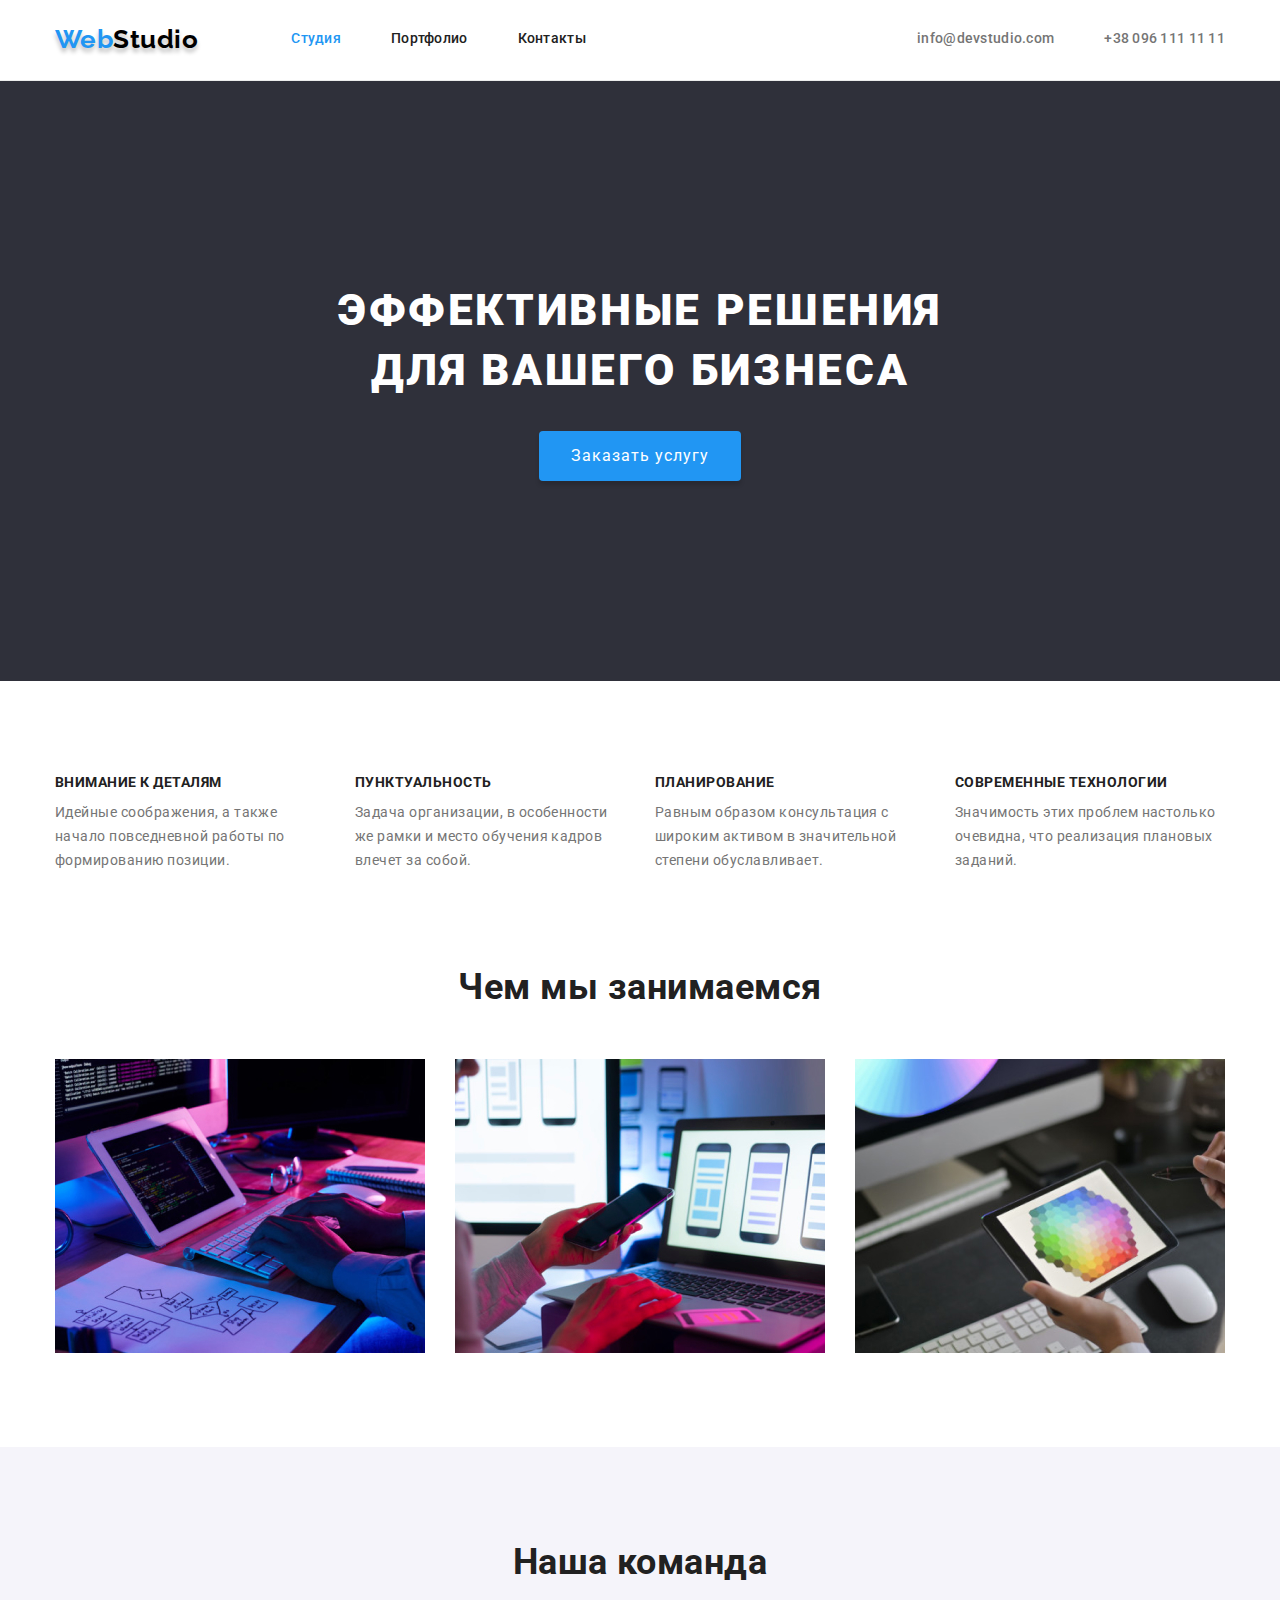
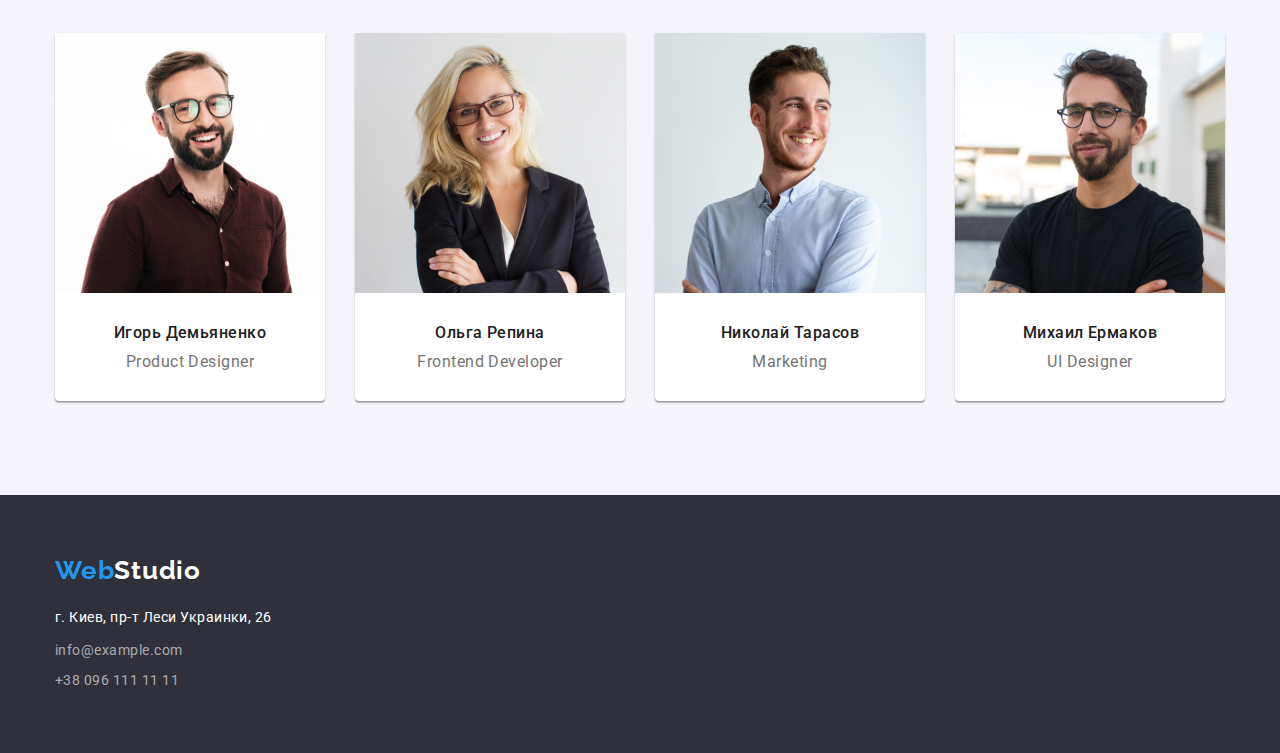
<file: index.html>
<!DOCTYPE html>
<html lang="ru">
  <head>
    <meta charset="UTF-8">
    <meta name="viewport" content="width=device-width, initial-scale=1.0">
    <title>Сайт</title>
    <link rel="stylesheet" href="https://cdnjs.cloudflare.com/ajax/libs/modern-normalize/1.0.0/modern-normalize.min.css">
    <link rel="preconnect" href="https://fonts.gstatic.com">
    <link href="https://fonts.googleapis.com/css2?family=Raleway:wght@700&family=Roboto:wght@400;500;700;900&display=swap" rel="stylesheet">
    <link rel="stylesheet" href="./css/style.css">
  </head>

  <body>

      <!-- Шапка сайта -->
    <header>
      <div class="container header">
        <nav class="nav"> 
          <a class="logo-nav" lang="en" href="./index.html"><span class="logo-web">Web</span>Studio</a>
          <ul class="nav-list list">
            <li><a class="nav-link current" href="./index.html">Студия</a></li>
            <li><a class="nav-link" href="./portfolio.html" >Портфолио</a></li>
            <li><a class="nav-link" href="#">Контакты</a></li>
          </ul>
        </nav>
        <a class="contacts-header mail" href="mailto:info@devstudio.com">info@devstudio.com</a>
        <a class="contacts-header tel" href="tel:+380961111111">+38 096 111 11 11</a>
      </div>
    </header>

    <main>
        <!-- Герой -->
      <section class="hero">
        <div class="container">
          <h1 class="hero-title">Эффективные решения для вашего бизнеса</h1>
          <button class="hero-button" type="button">Заказать услугу</button>
        </div>
      </section>

        <!-- Особенности -->
      <section class="features">
        <div class="container">
          <h2 class="visually-hidden">Особенности</h2>
          <ul class="list features-list">
            <li>
              <h3 class="features-title">Внимание к деталям</h3>
              <p class="features-text">Идейные соображения, а также начало повседневной работы по формированию позиции.</p>
            </li>
            <li>
              <h3 class="features-title">Пунктуальность</h3>
              <p class="features-text">Задача организации, в особенности же рамки и место обучения кадров влечет за собой.</p>
            </li>
            <li>
              <h3 class="features-title">Планирование</h3>
              <p class="features-text">Равным образом консультация с широким активом в значительной степени обуславливает.</p>
            </li>
            <li>
              <h3 class="features-title">Современные технологии</h3>
              <p class="features-text">Значимость этих проблем настолько очевидна, что реализация плановых заданий.</p>
            </li>
          </ul>
        </div>
      </section>

        <!-- Чем мы занимаемся -->
      <section class="work-section">
        <div class="container">
          <h2 class="work-title">Чем мы занимаемся</h2>
          <ul class="list">
            <li><img src="./images/typing1.jpg" 
              alt="Человек пишет код на компьютере за робочим столом"
              width="370"/>
            </li>
            <li><img src="./images/typing2.jpg" 
              alt="Человек за компьютером разробатывает макеты сайта для отображения на телефоне"
              width="370"/>
            </li>
            <li><img src="./images/typing3.jpg"
              alt="Человек работает с цветовой гаммой для графического дизайна на планшете"
              width="370"/>
            </li>
          </ul>
        </div>
      </section>

        <!-- Наша команда -->
      <section class="team">
        <div class="container">
          <h2 class="team-title">Наша команда</h2>
          <ul class="list">
            <li>
              <img src="./images/portrait1.jpg" alt="Портрет Игоря Демьяненко" width="270"/>
              <div class="team-list">
                <h3 class="team-name">Игорь Демьяненко</h3>
                <p  class="team-description" lang="en">Product Designer</p>
              </div>
            </li>
            <li>
              <img src="./images/portrait2.jpg" alt="Портрет Ольги Репиноой" width="270"/>
              <div class="team-list">
                <h3 class="team-name">Ольга Репина</h3>
                <p class="team-description" lang="en">Frontend Developer</p>
              </div>
            </li>
            <li>
              <img src="./images/portrait3.jpg" alt="Портрет Николая Тарасова" width="270"/>
              <div class="team-list">
                <h3 class="team-name">Николай Тарасов</h3>
                <p class="team-description" lang="en">Marketing</p>
              </div>
            </li>
            <li>
              <img src="./images/portrait4.jpg" alt="Портрет Михаила Ермакова" width="270"/>
              <div class="team-list">
                <h3 class="team-name">Михаил Ермаков</h3>
                <p class="team-description" lang="en">UI Designer</p>
              </div>
            </li>
          </ul>
        </div>
      </section>
    </main>

      <!-- Футер -->
    <footer class="footer">
      <div class="container">
        <a class="logo-footer" lang="en" href="./index.html"><span class="logo-web">Web</span>Studio</a>
        <address class="address-footer">
          <div class="addres-container">
            <div><span class="home-address">г. Киев, пр-т Леси Украинки, 26</span> <br /></div>
            <div class="mail"><a class="link-footer" href="mailto:info@example.com">info@example.com</a> <br /></div>
            <div><a class="link-footer" href="tel:+380991111111">+38 096 111 11 11</a></div>
          </div>
        </address>
      </div>
    </footer>

  </body>
</html>
</file>
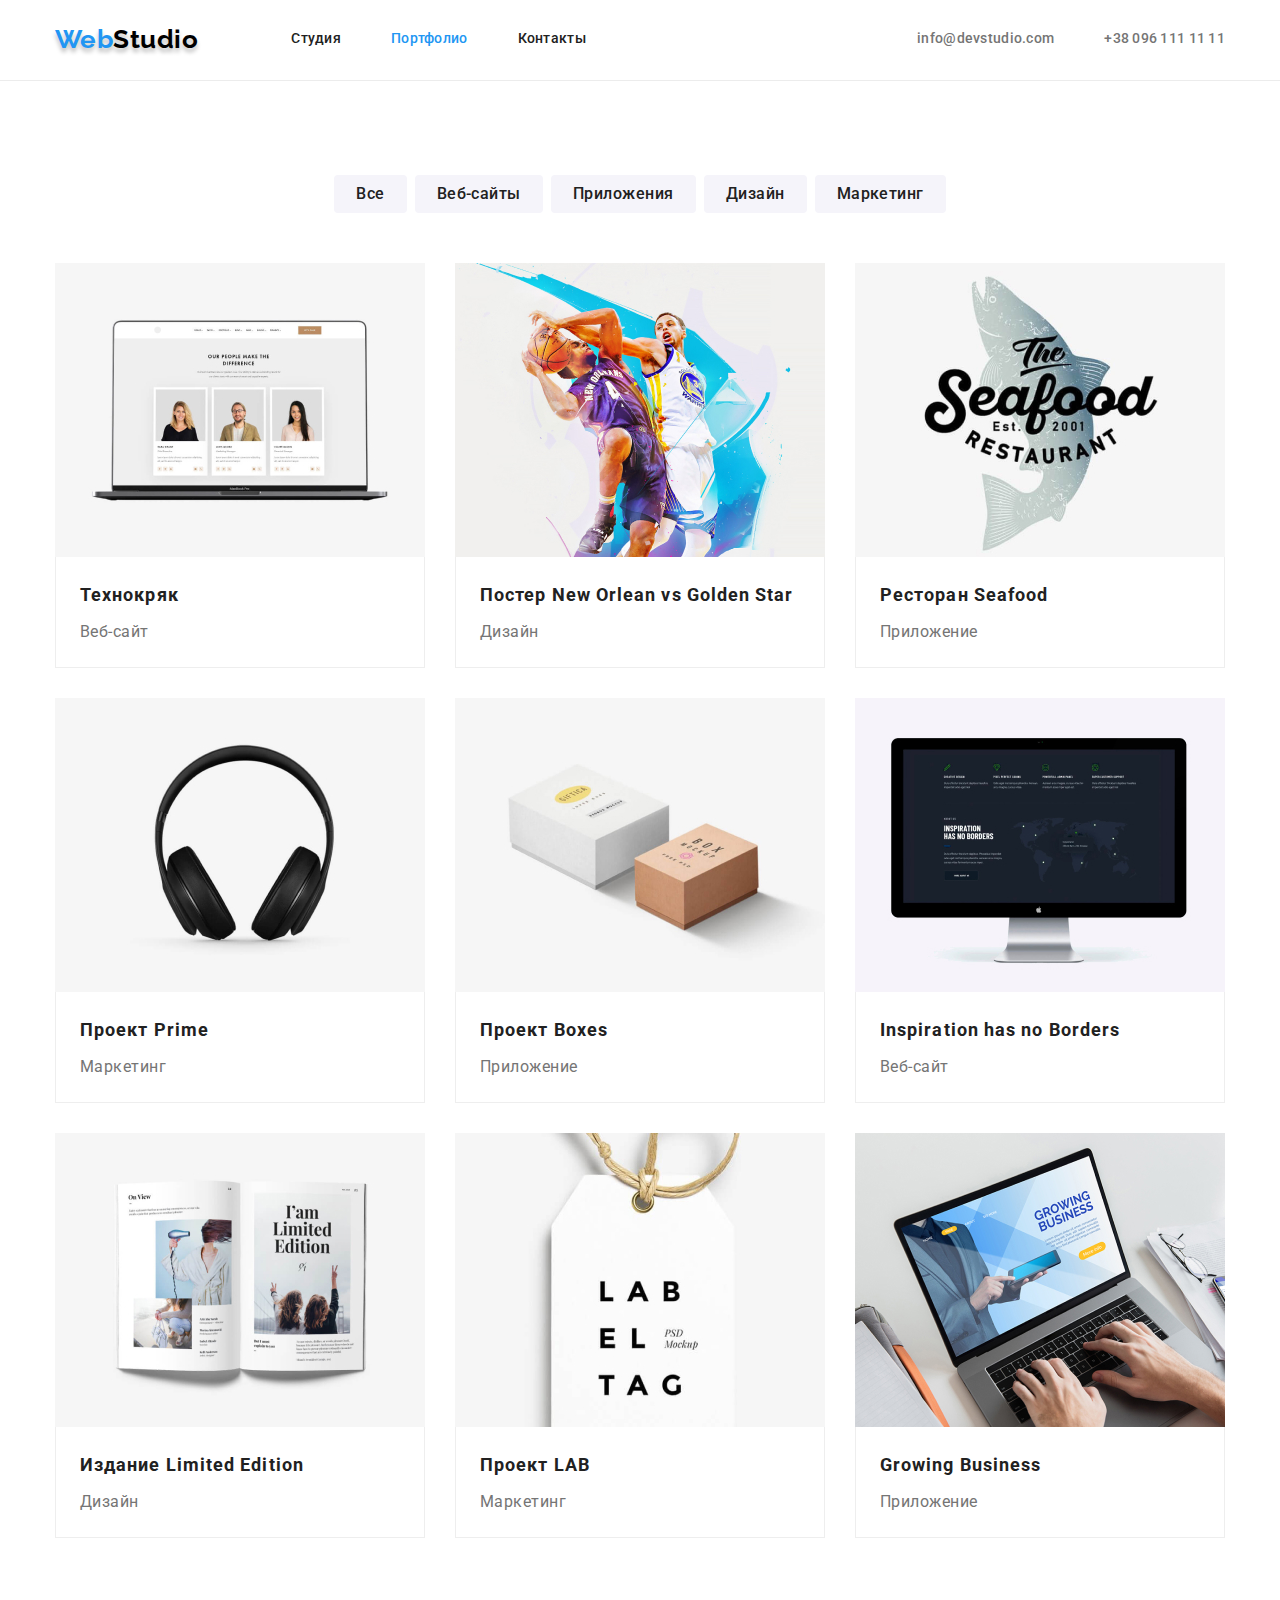
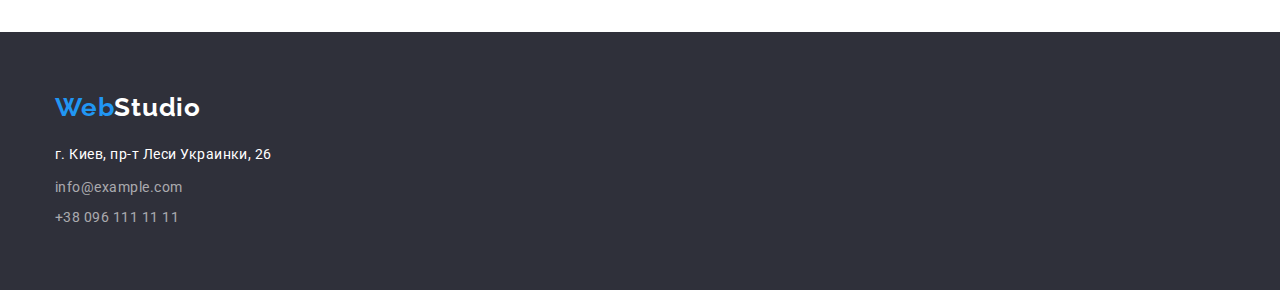
<file: portfolio.html>
<!DOCTYPE html>
<html lang="ru">
  <head>
    <meta charset="UTF-8">
    <meta name="viewport" content="width=device-width, initial-scale=1.0">
    <title>Сайт</title>
    <link rel="stylesheet" href="https://cdnjs.cloudflare.com/ajax/libs/modern-normalize/1.0.0/modern-normalize.min.css">
    <link rel="preconnect" href="https://fonts.gstatic.com">
    <link href="https://fonts.googleapis.com/css2?family=Raleway:wght@700&family=Roboto:wght@400;500;700;900&display=swap" rel="stylesheet">
    <link rel="stylesheet" href="./css/style.css">
  </head>

  <body>

      <!-- Шапка сайта -->
    <header>
      <div class="container header">
        <nav class="nav"> 
          <a class="logo-nav" lang="en" href="./index.html"><span class="logo-web">Web</span>Studio</a>
          <ul class="nav-list list">
            <li><a class="nav-link" href="./index.html">Студия</a></li>
            <li><a class="nav-link current" href="./portfolio.html" >Портфолио</a></li>
            <li><a class="nav-link" href="#">Контакты</a></li>
          </ul>
        </nav>
        <a class="contacts-header mail" href="mailto:info@devstudio.com">info@devstudio.com</a>
        <a class="contacts-header tel" href="tel:+380961111111">+38 096 111 11 11</a>
      </div>
    </header>

    <main>
        <!-- Портфолио -->
      <section class="portfolio">
        <div class="container">
          <h1 class="visually-hidden">Портфолио</h1>
          <ul class="list buttons-list">
            <li><button class="button" type="button">Все</button></li>
            <li><button class="button" type="button">Веб-сайты</button></li>
            <li><button class="button" type="button">Приложения</button></li>
            <li><button class="button" type="button">Дизайн</button></li>
            <li><button class="button" type="button">Маркетинг</button></li>
          </ul>
          <ul class="list portfolio-list">
            <li>
              <a href="#">
                <img src="./images/portfolio1.jpg" alt="Ноутбук с открытой страницей в браузере" width="370">
                <div class="description-portfolio">
                  <h2 class="portfolio-title">Технокряк</h2>
                  <p class="portfolio-text">Веб-сайт</p>
                </div>
              </a>
            </li>
            <li>
              <a href="#">
                <img src="./images/portfolio2.jpg" alt="Два баскетболиста с мячом в момент игры" width="370">
                <div class="description-portfolio">
                  <h2 class="portfolio-title">Постер New Orlean vs Golden Star</h2>
                  <p class="portfolio-text">Дизайн</p>
                </div>
              </a>
            </li>
            <li>
              <a href="#">
                <img src="./images/portfolio3.jpg" alt="Логотип ресторана с изображением рыбы и названия" width="370">
                <div class="description-portfolio">
                  <h2 class="portfolio-title">Ресторан Seafood</h2>
                  <p class="portfolio-text">Приложение</p>
                </div>
            </a>
            </li>
            <li>
              <a href="#">
                <img src="./images/portfolio4.jpg" alt="Чёрные наушники" width="370">
                <div class="description-portfolio">
                  <h2 class="portfolio-title">Проект Prime</h2>
                  <p class="portfolio-text">Маркетинг</p>
                </div>
              </a>
            </li>
            <li>
              <a href="#">
                <img src="./images/portfolio5.jpg" alt="Белая и розовая коробки" width="370">
                <div class="description-portfolio">
                  <h2 class="portfolio-title">Проект Boxes</h2>
                  <p class="portfolio-text">Приложение</p>
                </div>
              </a>
            </li>
            <li>
              <a href="#">
                <img src="./images/portfolio6.jpg" alt="Монитор с изображением карты мира" width="370">
                <div class="description-portfolio">
                  <h2 class="portfolio-title">Inspiration has no Borders</h2>
                  <p class="portfolio-text">Веб-сайт</p>
                </div>
              </a>
            </li>
            <li>
              <a href="#">
                <img src="./images/portfolio7.jpg" alt="Открытый журнал с текстом и фотографиями" width="370">
                <div class="description-portfolio">
                  <h2 class="portfolio-title">Издание Limited Edition</h2>
                  <p class="portfolio-text">Дизайн</p>
                </div>
              </a>
            </li>
            <li>
              <a href="#">
                <img src="./images/portfolio8.jpg" alt="Бирка с надписью" width="370">
                <div class="description-portfolio">
                  <h2 class="portfolio-title">Проект LAB</h2>
                  <p class="portfolio-text">Маркетинг</p>
                </div>
              </a>
            </li>
            <li>
              <a href="#">
                <img src="./images/portfolio9.jpg" alt="Человек печатает на клавиатуре ноутбука" width="370">
                <div class="description-portfolio">
                  <h2 class="portfolio-title">Growing Business</h2>
                  <p class="portfolio-text">Приложение</p>
                </div>
              </a>
            </li>
          </ul>
        </div>
      </section>

    </main>

    <!-- Футер -->
    <footer class="footer">
      <div class="container">
        <a class="logo-footer" lang="en" href="./index.html"><span class="logo-web">Web</span>Studio</a>
        <address class="address-footer">
          <div class="addres-container">
            <div><span class="home-address">г. Киев, пр-т Леси Украинки, 26</span> <br /></div>
            <div class="mail"><a class="link-footer" href="mailto:info@example.com">info@example.com</a> <br /></div>
            <div><a class="link-footer" href="tel:+380991111111">+38 096 111 11 11</a></div>
          </div>
          </address>
      </div>
    </footer>

  </body>
</html>
</file>
<file: css/style.css>
html {
  box-sizing: border-box;
}

*,
*::before,
*::after {
  box-sizing: inherit;
}

:root {
  --main-text-color: #757575;
  --secondary-text-color: #212121;
  --accent-color: #2196F3;
  --primary-white-color: #ffffff;
  --dark-bg-color: #2F303A;
  --middle-bg-color: #F5F4FA;
  --main-font-weight: 700;
  --secondary-font-weight: 400;
}

body {
  margin: 0;
  font-weight: var(--main-font-weight);
  background-color: var(--primary-white-color);
  color: var(--main-text-color);
  font-family: 'Roboto', sans-serif;
  line-height: 1.19;
  letter-spacing: 0.03em;
}

a {
  text-decoration: none;
}

.list {
  list-style-type: none;
  padding-left: 0;
  margin-top: 0;
  margin-bottom: 0; 
}

p,
h1,
h2,
h3 {
  margin-top: 0;
  margin-bottom: 0;
}

img {
  display: block;
}

.container {
  width: 1200px;
  padding-left: 15px;
  padding-right: 15px;
  margin: 0 auto;
}
 
/* Header */
.nav,
.container.header {
  display: flex;
  align-items: center;
}

header {
  border-bottom: 1px solid #ECECEC;
  padding-top: 24px;
  padding-bottom: 25px;
}

.logo-nav {
  font-family: 'Raleway', sans-serif;
  color: #000000;
  font-size: 26px;
  text-shadow: 0px 4px 4px rgba(0, 0, 0, 0.25);
  margin-right: 93px; 
}

.logo-web {
  color: var(--accent-color);
}

.nav-link {
  color: var(--secondary-text-color);
  font-weight: 500;
  font-size: 14px;
  line-height: 1.14;
  letter-spacing: 0.02em;
  display: block;
}

.nav-list li:not(:last-child) {
  margin-right: 50px;
}

.nav-link:hover,
.nav-link:focus {
  color: var(--accent-color);
}

.nav-link.current {
  color: var(--accent-color);
}

.nav-list {
  display: flex;
}

.contacts-header.mail{
  margin-right: 50px;
  margin-left: auto;
}

.contacts-header {
  display: inline-block;
  font-style: normal;
  font-weight: 500;
  font-size: 14px;
  line-height: 1.14;
  letter-spacing: 0.02em;
  color: inherit;
}

.contacts-header:hover,
.contacts-header:focus,
.contacts-header:active {
  color: var(--accent-color);  
}

.hero {
  background-color: var(--dark-bg-color);
  text-align: center;
  padding: 200px 0;
}

.hero-title {
  width: 696px;
  margin: 0 auto 30px;
  color: var(--primary-white-color);
  font-weight: 900;
  font-size: 44px;
  line-height: 1.36;
  letter-spacing: 0.06em;
  text-transform: uppercase;
}

.hero-button {
  display: inline-block;
  padding: 10px 32px;
  min-width: 200px;
  border-radius: 4px;
  font-family: inherit;
  border-style: none;

  color: var(--primary-white-color);
  background: var(--accent-color);
  box-shadow: 0px 4px 4px rgba(0, 0, 0, 0.15);
  
  font-size: 16px;
  line-height: 1.88;
  letter-spacing: 0.06em;
  cursor: pointer;
  outline: transparent;
}

/* Features section*/
.visually-hidden {
  position: absolute;
  clip: rect(0 0 0 0);
  width: 1px;
  height: 1px;
  margin: -1px;
}
.features {
  padding-top: 94px;
  padding-bottom: 94px;
}

.features-list {
  display: flex;
  align-items: center;
}

.features-list li {
  width: 270px;
  flex-basis: calc(100%/8-30px);
  margin-right: 30px;
}

.features-list li:nth-child(4n) {
  margin-right: 0;
}

.features-title {
  color: var(--secondary-text-color);
  font-size: 14px;
  line-height: 1.14;
  text-transform: uppercase;
  margin-bottom: 10px;
}

.features-text {
  font-weight: var(--secondary-font-weight);
  font-size: 14px;
  line-height: 1.71;
}

/* Work section*/
.work-section {
  padding-bottom: 94px;
}

.work-title {
  color: var(--secondary-text-color);
  font-size: 36px;
  line-height: 1.17;
  text-align: center;
  margin-bottom: 50px;
}

.work-section .list {
  display: flex;
  align-items: center;
}

.work-section li {
  width: 370px;
  margin-right: 30px;
}
 
.work-section li:nth-child(3n) {
  margin-right: 0;
}

/* Team section */
.team {
  background-color: var(--middle-bg-color);
}

.team {
  padding-top: 94px;
  padding-bottom: 94px;
}

.team-title {
  color: var(--secondary-text-color);
  font-size: 36px;
  line-height: 1.17;
  text-align: center;
  margin-bottom: 50px;
}

.team-name {
  color: var(--secondary-text-color);
  font-weight: 500;
  font-size: 16px;
  margin-bottom: 10px;
}

.team-description {
  font-weight: var(--secondary-font-weight);
  font-size: 16px;
}

.team .list {
  display: flex;
  align-items: center;
}
 .team-list {
  padding-top: 30px; 
  padding-bottom: 30px;
  text-align: center;
 }

.team li {
  width: 270px;
  margin-right: 30px;
  background-color: var(--primary-white-color);
  border-radius: 0px 0px 4px 4px;
  box-shadow: 0px 1px 3px rgba(0, 0, 0, 0.12), 0px 1px 1px rgba(0, 0, 0, 0.14), 0px 2px 1px rgba(0, 0, 0, 0.2);
}

.team li:nth-child(4n) {
  margin-right: 0;
}

/* Footer */
.footer {
  background-color: var(--dark-bg-color);
  padding-top: 60px;
  padding-bottom: 60px;
}

.logo-footer {
  font-family: 'Raleway', sans-serif;
  color: var(--primary-white-color);
  font-size: 26px;
  letter-spacing: 0.03em;
  display: inline-block;
  margin-bottom: 20px;
} 

.address-footer {
  font-weight: var(--secondary-font-weight);
  font-size: 14px;
  line-height: 1.71;
  font-style: normal;
}

.home-address {
  color: var(--primary-white-color);
  margin-bottom: 9px;
}

.link-footer {
  color: rgba(255, 255, 255, 0.6);
}

.mail .link-footer,
.home-address {
  display: inline-block;
  margin-bottom: 9px; 
}

.link-footer {
  height: 21px;
}

/* Portfolio page */
/* Buttons */
.portfolio {
  padding-top: 94px;
  padding-bottom: 94px;
}

.button {
  color: var(--secondary-text-color);
  background-color: var(--middle-bg-color);
  font-weight: 500;
  font-size: 16px;
  line-height: 1.63;
  letter-spacing: 0.03em;
  text-align: center;
  display: inline-block;
  border-style: none;
  border-radius: 4px;
  padding: 6px 22px;
  cursor: pointer;
  outline: transparent;
}

.buttons-list>li:not(:last-child) {
  margin-right: 8px;
}

.button:hover,
.button:focus {
  color: var(--primary-white-color);
  background-color: var(--accent-color);
  box-shadow: 0px 3px 1px rgba(0, 0, 0, 0.1), 0px 1px 2px rgba(0, 0, 0, 0.08), 0px 2px 2px rgba(0, 0, 0, 0.12);
}

.portfolio .buttons-list {
  display: flex;
  margin: 0 auto 50px;
  justify-content: center;
}

.portfolio-list {
  display: flex;
  flex-wrap: wrap;
}

.portfolio-list li {
  width: 370px;
  margin-right: 30px;
  margin-bottom: 30px;
}

.portfolio-list li:nth-child(3n) {
  margin-right: 0;
}

.portfolio-list li:nth-last-child(-n + 3) {
  margin-bottom: 0;
}

.portfolio-title {
  color: var(--secondary-text-color);
  font-size: 18px;
  line-height: 2;
  letter-spacing: 0.06em;
  margin-bottom: 4px;
}

.portfolio-text {
  font-weight: var(--secondary-font-weight);
  font-size: 16px;
  line-height: 1.88;
  color: var(--main-text-color);
}

.description-portfolio {
  padding: 20px 24px;
  border-right: 1px solid #EEEEEE;
  border-bottom: 1px solid #EEEEEE;
  border-left: 1px solid #EEEEEE;
}
</file>
